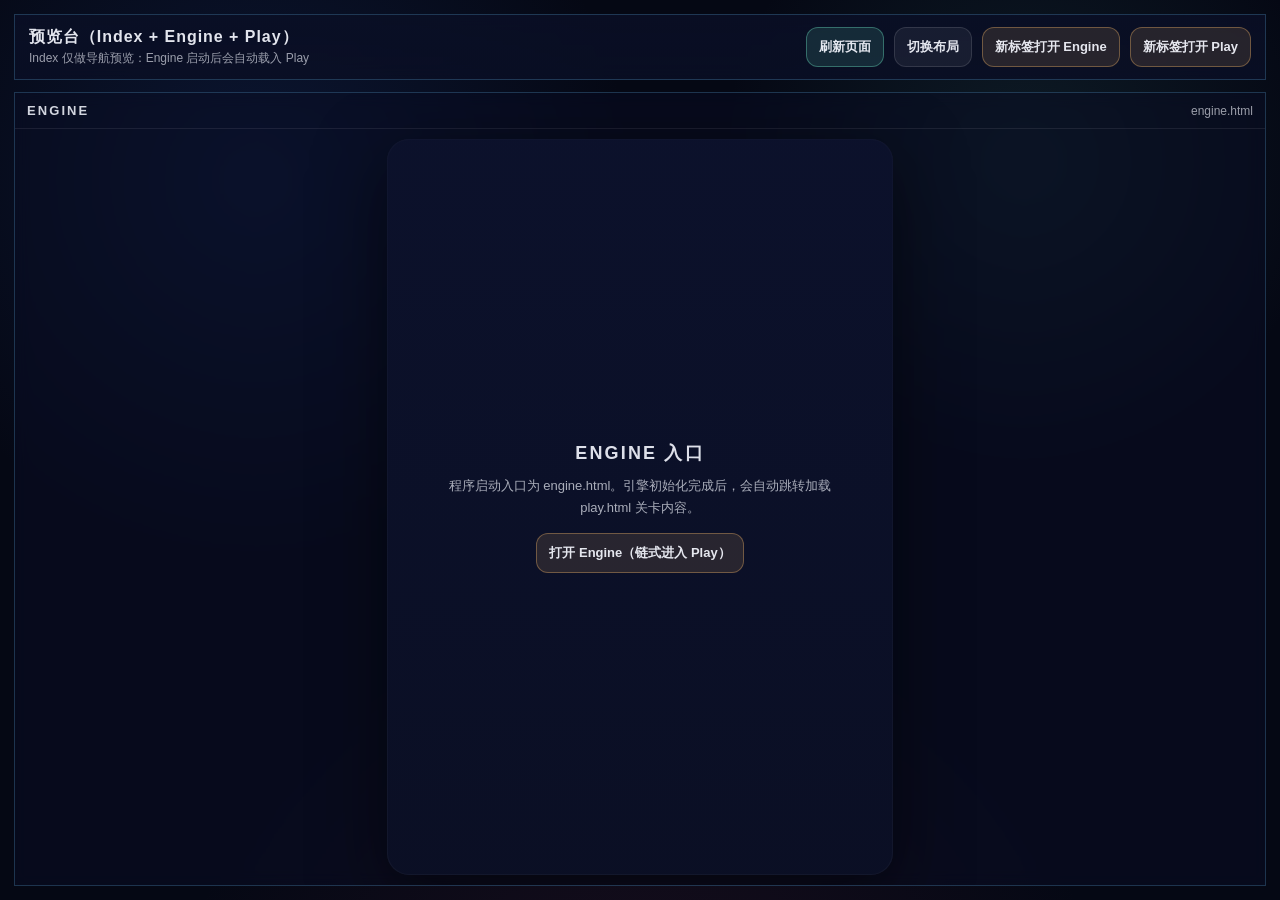
<file: index.html>
<!doctype html>
<html lang="zh-CN">
<head>
  <meta charset="UTF-8" />
  <meta name="viewport" content="width=device-width, initial-scale=1.0, viewport-fit=cover, user-scalable=no" />
  <title>预览台 - 瞬息全宇宙：逃离贝果</title>
  <style>
    :root {
      color-scheme: dark;
      --bg: #050814;
      --panel: rgba(10, 15, 37, 0.86);
      --line: rgba(111, 206, 255, 0.22);
      --text: rgba(245, 247, 255, 0.92);
      --muted: rgba(245, 247, 255, 0.62);
      --accent: #74f2ce;
      --accent-2: #ffbf69;
    }

    * {
      box-sizing: border-box;
    }

    html,
    body {
      margin: 0;
      width: 100%;
      height: 100%;
      background:
        radial-gradient(circle at 20% 20%, rgba(31, 66, 146, 0.24), transparent 30%),
        radial-gradient(circle at 80% 18%, rgba(52, 115, 119, 0.18), transparent 24%),
        radial-gradient(circle at 50% 120%, rgba(139, 48, 84, 0.14), transparent 38%),
        var(--bg);
      color: var(--text);
      font-family: "SF Pro Display", "PingFang SC", "Hiragino Sans GB", "Microsoft YaHei", sans-serif;
      overflow: hidden;
    }

    body {
      padding:
        env(safe-area-inset-top, 0)
        env(safe-area-inset-right, 0)
        env(safe-area-inset-bottom, 0)
        env(safe-area-inset-left, 0);
    }

    .shell {
      position: fixed;
      inset: 0;
      display: grid;
      grid-template-rows: auto 1fr;
      gap: 12px;
      padding: 14px;
    }

    .topbar {
      display: flex;
      align-items: center;
      justify-content: space-between;
      gap: 12px;
      padding: 12px 14px;
      border: 1px solid var(--line);
      background: linear-gradient(180deg, rgba(10, 15, 37, 0.92), var(--panel));
      backdrop-filter: blur(10px);
    }

    .brand {
      display: grid;
      gap: 2px;
      min-width: 0;
    }

    .brand__title {
      font-weight: 700;
      font-size: 16px;
      letter-spacing: 0.06em;
      white-space: nowrap;
      overflow: hidden;
      text-overflow: ellipsis;
    }

    .brand__hint {
      font-size: 12px;
      color: var(--muted);
      white-space: nowrap;
      overflow: hidden;
      text-overflow: ellipsis;
    }

    .actions {
      display: flex;
      align-items: center;
      gap: 10px;
      flex-wrap: wrap;
      justify-content: flex-end;
    }

    .btn {
      appearance: none;
      border: 1px solid rgba(255, 255, 255, 0.12);
      background: rgba(255, 255, 255, 0.06);
      color: var(--text);
      border-radius: 12px;
      padding: 10px 12px;
      font-size: 13px;
      font-weight: 600;
      cursor: pointer;
      transition: transform 0.12s ease, background 0.18s ease, border-color 0.18s ease;
      user-select: none;
      touch-action: manipulation;
    }

    .btn:active {
      transform: translateY(1px);
    }

    .btn--accent {
      border-color: rgba(116, 242, 206, 0.34);
      background: rgba(116, 242, 206, 0.12);
    }

    .btn--accent2 {
      border-color: rgba(255, 191, 105, 0.34);
      background: rgba(255, 191, 105, 0.12);
    }

    .grid {
      display: grid;
      gap: 12px;
      grid-template-columns: 1fr;
      min-height: 0;
    }

    .panel {
      border: 1px solid var(--line);
      background: rgba(10, 15, 37, 0.52);
      backdrop-filter: blur(8px);
      display: grid;
      grid-template-rows: auto 1fr;
      min-height: 0;
      overflow: hidden;
    }

    .panel__head {
      display: flex;
      align-items: center;
      justify-content: space-between;
      gap: 10px;
      padding: 10px 12px;
      border-bottom: 1px solid rgba(255, 255, 255, 0.08);
    }

    .panel__title {
      font-weight: 700;
      font-size: 13px;
      letter-spacing: 0.16em;
      text-transform: uppercase;
      color: rgba(245, 247, 255, 0.86);
    }

    .panel__meta {
      color: var(--muted);
      font-size: 12px;
      white-space: nowrap;
    }

    .stage {
      display: grid;
      place-items: center;
      padding: 10px;
      min-height: 0;
    }

    .frame-wrap {
      width: min(100%, calc(100vh * 0.5625));
      height: min(100%, calc(100vw / 0.5625));
      max-width: 720px;
      max-height: 1280px;
      border-radius: 22px;
      overflow: hidden;
      box-shadow:
        0 22px 70px rgba(0, 0, 0, 0.52),
        0 0 0 1px rgba(255, 255, 255, 0.06) inset;
      background: #0b0f24;
    }

    iframe {
      width: 100%;
      height: 100%;
      border: 0;
      display: block;
      background: #070a18;
    }

    .notice {
      margin-left: 10px;
      padding: 8px 10px;
      border: 1px solid rgba(255, 191, 105, 0.26);
      background: rgba(255, 191, 105, 0.1);
      color: rgba(255, 247, 223, 0.92);
      border-radius: 12px;
      font-size: 12px;
      display: none;
    }

    .notice--show {
      display: inline-flex;
      align-items: center;
    }

    @media (max-width: 980px) {
      .shell {
        padding: 12px;
      }

      .grid {
        grid-template-columns: 1fr;
      }

      .frame-wrap {
        max-width: 540px;
        max-height: 960px;
      }
    }
  </style>
</head>
<body>
  <div class="shell">
    <div class="topbar">
      <div class="brand">
        <div class="brand__title">预览台（Index + Engine + Play）</div>
        <div class="brand__hint" id="hint">Index 仅做导航预览：Engine 启动后会自动载入 Play</div>
      </div>
      <div class="actions">
        <button class="btn btn--accent" id="reload">刷新页面</button>
        <button class="btn" id="swap">切换布局</button>
        <button class="btn btn--accent2" id="open-engine">新标签打开 Engine</button>
        <button class="btn btn--accent2" id="open-play">新标签打开 Play</button>
        <span class="notice" id="notice">建议使用本地服务预览（file:// 模式可能有差异）</span>
      </div>
    </div>

    <div class="grid" id="grid">
      <section class="panel">
        <header class="panel__head">
          <div class="panel__title">Engine</div>
          <div class="panel__meta">engine.html</div>
        </header>
        <div class="stage">
          <div class="frame-wrap">
            <div style="width:100%;height:100%;display:grid;place-items:center;padding:22px;background:linear-gradient(180deg, rgba(12, 18, 46, 0.72), rgba(10, 15, 37, 0.42));">
              <div style="max-width:420px;text-align:center;">
                <div style="font-weight:800;font-size:18px;letter-spacing:0.12em;text-transform:uppercase;color:rgba(245,247,255,0.9);">Engine 入口</div>
                <div style="margin-top:10px;font-size:13px;line-height:1.7;color:rgba(245,247,255,0.68);">程序启动入口为 engine.html。引擎初始化完成后，会自动跳转加载 play.html 关卡内容。</div>
                <div style="margin-top:14px;display:inline-flex;gap:10px;flex-wrap:wrap;justify-content:center;">
                  <button class="btn btn--accent2" type="button" id="open-engine-inline">打开 Engine（链式进入 Play）</button>
                </div>
              </div>
            </div>
          </div>
        </div>
      </section>
    </div>
  </div>

  <script>
    (function () {
      var grid = document.getElementById("grid");
      var notice = document.getElementById("notice");

      function reloadAll() {
        window.location.reload();
      }

      document.getElementById("reload").addEventListener("click", reloadAll);

      document.getElementById("swap").addEventListener("click", function () {
        var computed = window.getComputedStyle(grid);
        var columns = computed.gridTemplateColumns.split(" ").filter(Boolean).length;
        if (columns >= 2) {
          grid.style.gridTemplateColumns = "1fr";
        } else {
          grid.style.gridTemplateColumns = "1fr 1fr";
        }
      });

      document.getElementById("open-engine").addEventListener("click", function () {
        window.open("./engine.html", "_blank", "noopener,noreferrer");
      });

      document.getElementById("open-play").addEventListener("click", function () {
        window.open("./play.html", "_blank", "noopener,noreferrer");
      });

      document.getElementById("open-engine-inline").addEventListener("click", function () {
        window.open("./engine.html", "_blank", "noopener,noreferrer");
      });

      if (location.protocol === "file:") {
        notice.classList.add("notice--show");
      }
    })();
  </script>
</body>
</html>
</file>
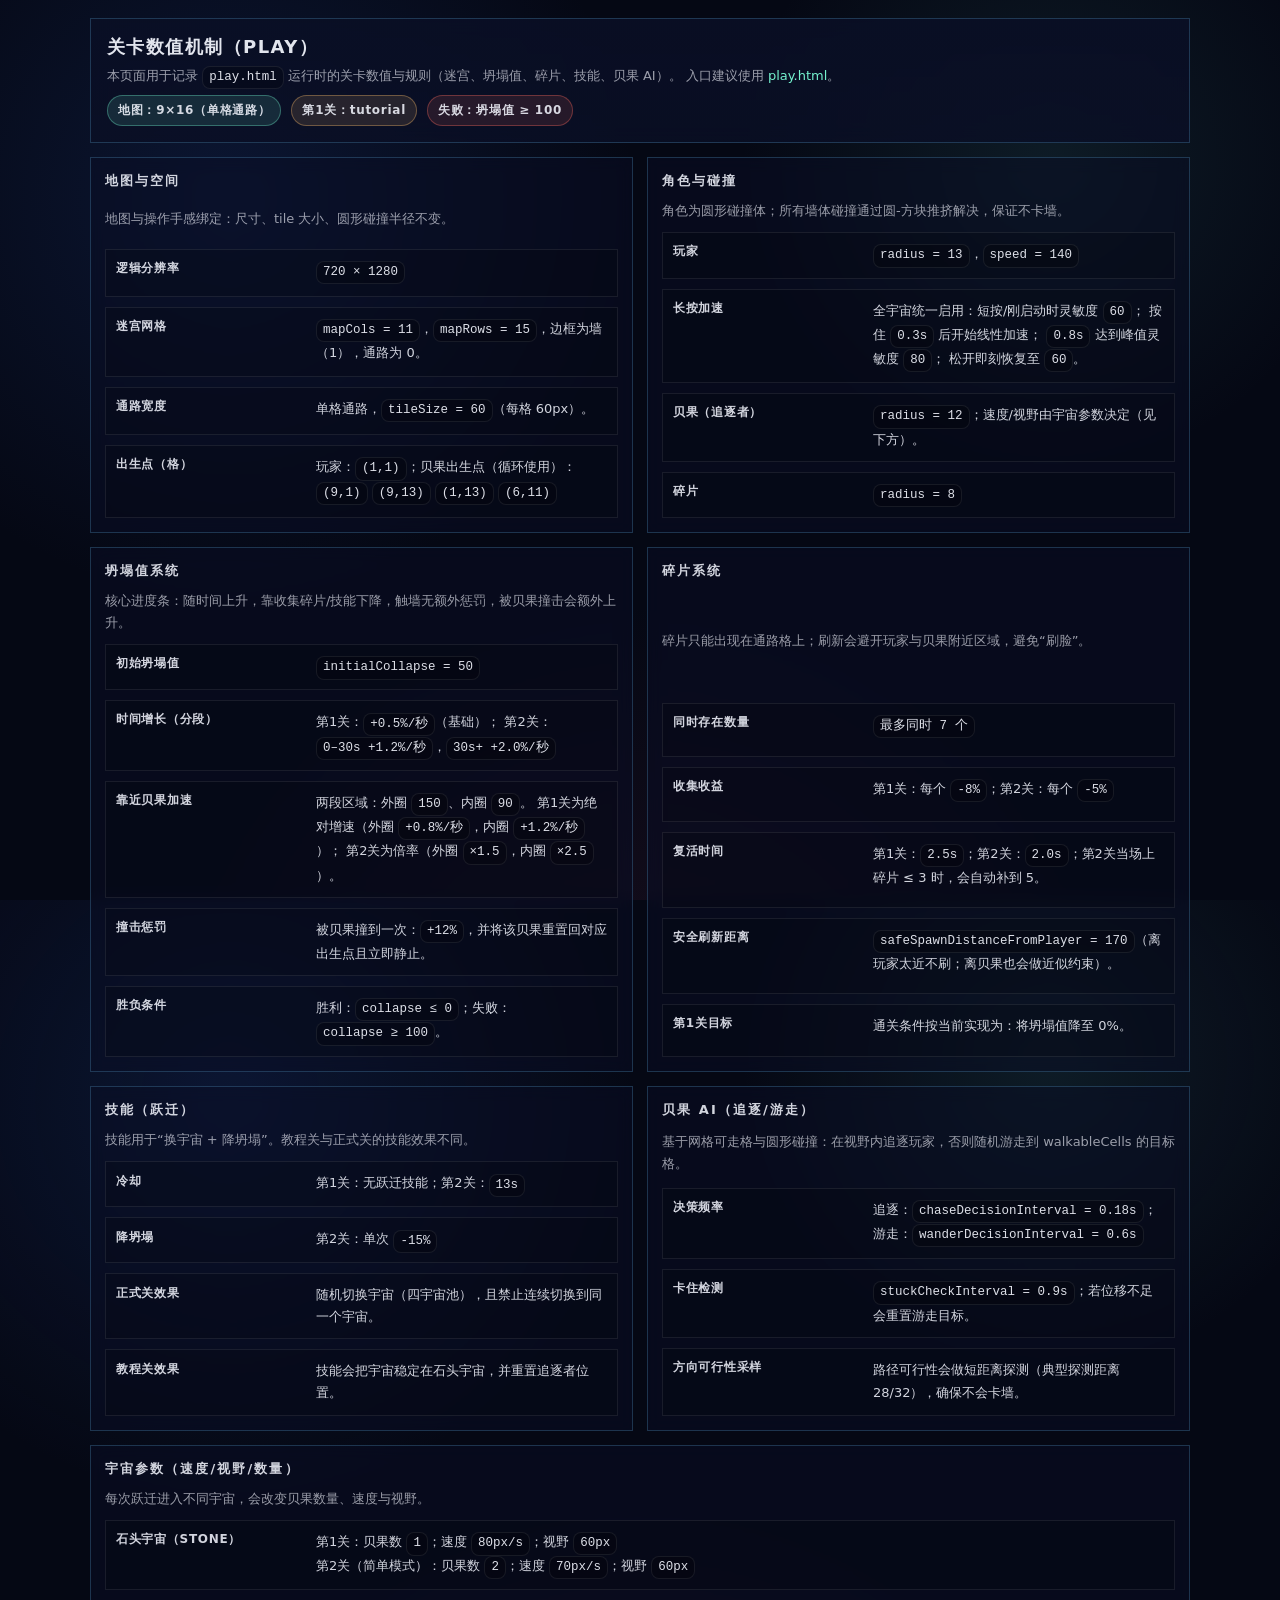
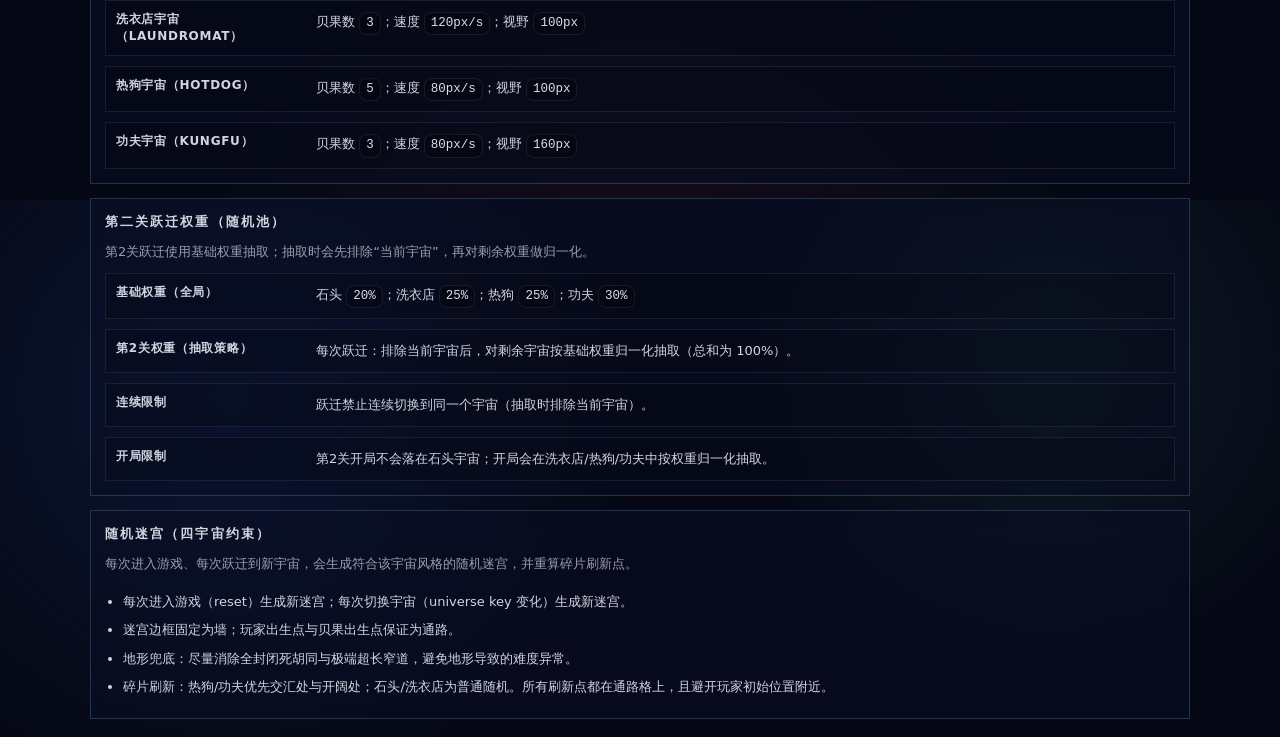
<file: number.html>
<!DOCTYPE html>
<html lang="zh-CN">
<head>
  <meta charset="UTF-8">
  <meta name="viewport" content="width=device-width, initial-scale=1.0, viewport-fit=cover">
  <title>关卡数值机制（Play）</title>
  <style>
    :root {
      color-scheme: dark;
      --bg: #050814;
      --panel: rgba(10, 15, 37, 0.86);
      --line: rgba(111, 206, 255, 0.22);
      --text: rgba(245, 247, 255, 0.92);
      --muted: rgba(245, 247, 255, 0.62);
      --accent: #74f2ce;
      --accent2: #ffbf69;
      --danger: #ff6b5e;
    }

    * {
      box-sizing: border-box;
    }

    html,
    body {
      margin: 0;
      width: 100%;
      height: 100%;
      background:
        radial-gradient(circle at 18% 22%, rgba(31, 66, 146, 0.24), transparent 32%),
        radial-gradient(circle at 82% 18%, rgba(52, 115, 119, 0.18), transparent 24%),
        radial-gradient(circle at 50% 120%, rgba(139, 48, 84, 0.14), transparent 38%),
        var(--bg);
      color: var(--text);
      font-family: "SF Pro Display", "PingFang SC", "Hiragino Sans GB", "Microsoft YaHei", system-ui, sans-serif;
    }

    a {
      color: var(--accent);
      text-decoration: none;
    }

    a:hover {
      text-decoration: underline;
    }

    .shell {
      min-height: 100%;
      padding:
        env(safe-area-inset-top, 0)
        env(safe-area-inset-right, 0)
        env(safe-area-inset-bottom, 0)
        env(safe-area-inset-left, 0);
      display: grid;
      place-items: start center;
      padding: 18px;
    }

    .page {
      width: min(1100px, 100%);
      display: grid;
      gap: 14px;
    }

    .hero {
      border: 1px solid var(--line);
      background: linear-gradient(180deg, rgba(10, 15, 37, 0.92), var(--panel));
      backdrop-filter: blur(10px);
      padding: 16px 16px;
      display: grid;
      gap: 6px;
    }

    .hero__title {
      margin: 0;
      font-size: 18px;
      letter-spacing: 0.08em;
      text-transform: uppercase;
      font-weight: 800;
    }

    .hero__sub {
      margin: 0;
      color: var(--muted);
      font-size: 13px;
      line-height: 1.7;
    }

    .grid {
      display: grid;
      gap: 14px;
      grid-template-columns: 1fr;
    }

    @media (min-width: 980px) {
      .grid {
        grid-template-columns: 1fr 1fr;
      }
    }

    .card {
      border: 1px solid var(--line);
      background: rgba(10, 15, 37, 0.52);
      backdrop-filter: blur(8px);
      padding: 14px 14px;
      display: grid;
      gap: 10px;
      min-height: 0;
    }

    .card__title {
      margin: 0;
      font-size: 13px;
      font-weight: 800;
      letter-spacing: 0.16em;
      text-transform: uppercase;
      color: rgba(245, 247, 255, 0.86);
    }

    .card__desc {
      margin: 0;
      color: var(--muted);
      font-size: 13px;
      line-height: 1.7;
    }

    .badge {
      display: inline-flex;
      align-items: center;
      gap: 8px;
      padding: 6px 10px;
      border-radius: 999px;
      border: 1px solid rgba(255, 255, 255, 0.12);
      background: rgba(255, 255, 255, 0.06);
      color: rgba(245, 247, 255, 0.86);
      font-size: 12px;
      font-weight: 700;
      letter-spacing: 0.06em;
    }

    .badge--accent {
      border-color: rgba(116, 242, 206, 0.34);
      background: rgba(116, 242, 206, 0.12);
    }

    .badge--accent2 {
      border-color: rgba(255, 191, 105, 0.34);
      background: rgba(255, 191, 105, 0.12);
    }

    .badge--danger {
      border-color: rgba(255, 107, 94, 0.34);
      background: rgba(255, 107, 94, 0.12);
    }

    .row {
      display: grid;
      gap: 10px;
    }

    .kv {
      display: grid;
      grid-template-columns: 190px 1fr;
      gap: 10px;
      padding: 10px 10px;
      border: 1px solid rgba(255, 255, 255, 0.08);
      background: rgba(0, 0, 0, 0.18);
    }

    .kv__k {
      color: rgba(245, 247, 255, 0.86);
      font-weight: 800;
      letter-spacing: 0.06em;
      font-size: 12px;
      text-transform: uppercase;
    }

    .kv__v {
      color: rgba(245, 247, 255, 0.86);
      font-size: 13px;
      line-height: 1.7;
    }

    .list {
      margin: 0;
      padding-left: 18px;
      color: rgba(245, 247, 255, 0.86);
      font-size: 13px;
      line-height: 1.7;
    }

    .list li {
      margin: 6px 0;
    }

    .mono {
      font-family: ui-monospace, SFMono-Regular, Menlo, Monaco, Consolas, "Liberation Mono", "Courier New", monospace;
      font-size: 12.5px;
      color: rgba(245, 247, 255, 0.9);
      background: rgba(0, 0, 0, 0.24);
      border: 1px solid rgba(255, 255, 255, 0.08);
      padding: 0 6px;
      border-radius: 8px;
      display: inline-block;
    }
  </style>
</head>
<body>
  <div class="shell">
    <div class="page">
      <header class="hero">
        <h1 class="hero__title">关卡数值机制（Play）</h1>
        <p class="hero__sub">
          本页面用于记录 <span class="mono">play.html</span> 运行时的关卡数值与规则（迷宫、坍塌值、碎片、技能、贝果 AI）。
          入口建议使用 <a href="./play.html">play.html</a>。
        </p>
        <div style="display:flex;gap:10px;flex-wrap:wrap;">
          <span class="badge badge--accent">地图：9×16（单格通路）</span>
          <span class="badge badge--accent2">第1关：tutorial</span>
          <span class="badge badge--danger">失败：坍塌值 ≥ 100</span>
        </div>
      </header>

      <section class="grid">
        <article class="card">
          <h2 class="card__title">地图与空间</h2>
          <p class="card__desc">地图与操作手感绑定：尺寸、tile 大小、圆形碰撞半径不变。</p>
          <div class="row">
            <div class="kv">
              <div class="kv__k">逻辑分辨率</div>
              <div class="kv__v"><span class="mono">720 × 1280</span></div>
            </div>
            <div class="kv">
              <div class="kv__k">迷宫网格</div>
              <div class="kv__v"><span class="mono">mapCols = 11</span>，<span class="mono">mapRows = 15</span>，边框为墙（1），通路为 0。</div>
            </div>
            <div class="kv">
              <div class="kv__k">通路宽度</div>
              <div class="kv__v">单格通路，<span class="mono">tileSize = 60</span>（每格 60px）。</div>
            </div>
            <div class="kv">
              <div class="kv__k">出生点（格）</div>
              <div class="kv__v">玩家：<span class="mono">(1,1)</span>；贝果出生点（循环使用）：<span class="mono">(9,1)</span> <span class="mono">(9,13)</span> <span class="mono">(1,13)</span> <span class="mono">(6,11)</span></div>
            </div>
          </div>
        </article>

        <article class="card">
          <h2 class="card__title">角色与碰撞</h2>
          <p class="card__desc">角色为圆形碰撞体；所有墙体碰撞通过圆-方块推挤解决，保证不卡墙。</p>
          <div class="row">
            <div class="kv">
              <div class="kv__k">玩家</div>
              <div class="kv__v"><span class="mono">radius = 13</span>，<span class="mono">speed = 140</span></div>
            </div>
            <div class="kv">
              <div class="kv__k">长按加速</div>
              <div class="kv__v">
                全宇宙统一启用：短按/刚启动时灵敏度 <span class="mono">60</span>；
                按住 <span class="mono">0.3s</span> 后开始线性加速；
                <span class="mono">0.8s</span> 达到峰值灵敏度 <span class="mono">80</span>；
                松开即刻恢复至 <span class="mono">60</span>。
              </div>
            </div>
            <div class="kv">
              <div class="kv__k">贝果（追逐者）</div>
              <div class="kv__v"><span class="mono">radius = 12</span>；速度/视野由宇宙参数决定（见下方）。</div>
            </div>
            <div class="kv">
              <div class="kv__k">碎片</div>
              <div class="kv__v"><span class="mono">radius = 8</span></div>
            </div>
          </div>
        </article>

        <article class="card">
          <h2 class="card__title">坍塌值系统</h2>
          <p class="card__desc">核心进度条：随时间上升，靠收集碎片/技能下降，触墙无额外惩罚，被贝果撞击会额外上升。</p>
          <div class="row">
            <div class="kv">
              <div class="kv__k">初始坍塌值</div>
              <div class="kv__v"><span class="mono">initialCollapse = 50</span></div>
            </div>
            <div class="kv">
              <div class="kv__k">时间增长（分段）</div>
              <div class="kv__v">
                第1关：<span class="mono">+0.5%/秒</span>（基础）；
                第2关：<span class="mono">0–30s +1.2%/秒</span>，<span class="mono">30s+ +2.0%/秒</span>
              </div>
            </div>
            <div class="kv">
              <div class="kv__k">靠近贝果加速</div>
              <div class="kv__v">
                两段区域：外圈 <span class="mono">150</span>、内圈 <span class="mono">90</span>。
                第1关为绝对增速（外圈 <span class="mono">+0.8%/秒</span>，内圈 <span class="mono">+1.2%/秒</span>）；
                第2关为倍率（外圈 <span class="mono">×1.5</span>，内圈 <span class="mono">×2.5</span>）。
              </div>
            </div>
            <div class="kv">
              <div class="kv__k">撞击惩罚</div>
              <div class="kv__v">被贝果撞到一次：<span class="mono">+12%</span>，并将该贝果重置回对应出生点且立即静止。</div>
            </div>
            <div class="kv">
              <div class="kv__k">胜负条件</div>
              <div class="kv__v">胜利：<span class="mono">collapse ≤ 0</span>；失败：<span class="mono">collapse ≥ 100</span>。</div>
            </div>
          </div>
        </article>

        <article class="card">
          <h2 class="card__title">碎片系统</h2>
          <p class="card__desc">碎片只能出现在通路格上；刷新会避开玩家与贝果附近区域，避免“刷脸”。</p>
          <div class="row">
            <div class="kv">
              <div class="kv__k">同时存在数量</div>
              <div class="kv__v"><span class="mono">最多同时 7 个</span></div>
            </div>
            <div class="kv">
              <div class="kv__k">收集收益</div>
              <div class="kv__v">第1关：每个 <span class="mono">-8%</span>；第2关：每个 <span class="mono">-5%</span></div>
            </div>
            <div class="kv">
              <div class="kv__k">复活时间</div>
              <div class="kv__v">第1关：<span class="mono">2.5s</span>；第2关：<span class="mono">2.0s</span>；第2关当场上碎片 ≤ 3 时，会自动补到 5。</div>
            </div>
            <div class="kv">
              <div class="kv__k">安全刷新距离</div>
              <div class="kv__v"><span class="mono">safeSpawnDistanceFromPlayer = 170</span>（离玩家太近不刷；离贝果也会做近似约束）。</div>
            </div>
            <div class="kv">
              <div class="kv__k">第1关目标</div>
              <div class="kv__v">通关条件按当前实现为：将坍塌值降至 0%。</div>
            </div>
          </div>
        </article>

        <article class="card">
          <h2 class="card__title">技能（跃迁）</h2>
          <p class="card__desc">技能用于“换宇宙 + 降坍塌”。教程关与正式关的技能效果不同。</p>
          <div class="row">
            <div class="kv">
              <div class="kv__k">冷却</div>
              <div class="kv__v">第1关：无跃迁技能；第2关：<span class="mono">13s</span></div>
            </div>
            <div class="kv">
              <div class="kv__k">降坍塌</div>
              <div class="kv__v">第2关：单次 <span class="mono">-15%</span></div>
            </div>
            <div class="kv">
              <div class="kv__k">正式关效果</div>
              <div class="kv__v">随机切换宇宙（四宇宙池），且禁止连续切换到同一个宇宙。</div>
            </div>
            <div class="kv">
              <div class="kv__k">教程关效果</div>
              <div class="kv__v">技能会把宇宙稳定在石头宇宙，并重置追逐者位置。</div>
            </div>
          </div>
        </article>

        <article class="card">
          <h2 class="card__title">贝果 AI（追逐/游走）</h2>
          <p class="card__desc">基于网格可走格与圆形碰撞：在视野内追逐玩家，否则随机游走到 walkableCells 的目标格。</p>
          <div class="row">
            <div class="kv">
              <div class="kv__k">决策频率</div>
              <div class="kv__v">追逐：<span class="mono">chaseDecisionInterval = 0.18s</span>；游走：<span class="mono">wanderDecisionInterval = 0.6s</span></div>
            </div>
            <div class="kv">
              <div class="kv__k">卡住检测</div>
              <div class="kv__v"><span class="mono">stuckCheckInterval = 0.9s</span>；若位移不足会重置游走目标。</div>
            </div>
            <div class="kv">
              <div class="kv__k">方向可行性采样</div>
              <div class="kv__v">路径可行性会做短距离探测（典型探测距离 28/32），确保不会卡墙。</div>
            </div>
          </div>
        </article>
      </section>

      <section class="card">
        <h2 class="card__title">宇宙参数（速度/视野/数量）</h2>
        <p class="card__desc">每次跃迁进入不同宇宙，会改变贝果数量、速度与视野。</p>
        <div class="row">
          <div class="kv">
            <div class="kv__k">石头宇宙（stone）</div>
            <div class="kv__v">
              第1关：贝果数 <span class="mono">1</span>；速度 <span class="mono">80px/s</span>；视野 <span class="mono">60px</span>
              <br>
              第2关（简单模式）：贝果数 <span class="mono">2</span>；速度 <span class="mono">70px/s</span>；视野 <span class="mono">60px</span>
            </div>
          </div>
          <div class="kv">
            <div class="kv__k">洗衣店宇宙（laundromat）</div>
            <div class="kv__v">贝果数 <span class="mono">3</span>；速度 <span class="mono">120px/s</span>；视野 <span class="mono">100px</span></div>
          </div>
          <div class="kv">
            <div class="kv__k">热狗宇宙（hotdog）</div>
            <div class="kv__v">贝果数 <span class="mono">5</span>；速度 <span class="mono">80px/s</span>；视野 <span class="mono">100px</span></div>
          </div>
          <div class="kv">
            <div class="kv__k">功夫宇宙（kungfu）</div>
            <div class="kv__v">贝果数 <span class="mono">3</span>；速度 <span class="mono">80px/s</span>；视野 <span class="mono">160px</span></div>
          </div>
        </div>
      </section>

      <section class="card">
        <h2 class="card__title">第二关跃迁权重（随机池）</h2>
        <p class="card__desc">第2关跃迁使用基础权重抽取；抽取时会先排除“当前宇宙”，再对剩余权重做归一化。</p>
        <div class="row">
          <div class="kv">
            <div class="kv__k">基础权重（全局）</div>
            <div class="kv__v">石头 <span class="mono">20%</span>；洗衣店 <span class="mono">25%</span>；热狗 <span class="mono">25%</span>；功夫 <span class="mono">30%</span></div>
          </div>
          <div class="kv">
            <div class="kv__k">第2关权重（抽取策略）</div>
            <div class="kv__v">每次跃迁：排除当前宇宙后，对剩余宇宙按基础权重归一化抽取（总和为 100%）。</div>
          </div>
          <div class="kv">
            <div class="kv__k">连续限制</div>
            <div class="kv__v">跃迁禁止连续切换到同一个宇宙（抽取时排除当前宇宙）。</div>
          </div>
          <div class="kv">
            <div class="kv__k">开局限制</div>
            <div class="kv__v">第2关开局不会落在石头宇宙；开局会在洗衣店/热狗/功夫中按权重归一化抽取。</div>
          </div>
        </div>
      </section>

      <section class="card">
        <h2 class="card__title">随机迷宫（四宇宙约束）</h2>
        <p class="card__desc">每次进入游戏、每次跃迁到新宇宙，会生成符合该宇宙风格的随机迷宫，并重算碎片刷新点。</p>
        <ul class="list">
          <li>每次进入游戏（reset）生成新迷宫；每次切换宇宙（universe key 变化）生成新迷宫。</li>
          <li>迷宫边框固定为墙；玩家出生点与贝果出生点保证为通路。</li>
          <li>地形兜底：尽量消除全封闭死胡同与极端超长窄道，避免地形导致的难度异常。</li>
          <li>碎片刷新：热狗/功夫优先交汇处与开阔处；石头/洗衣店为普通随机。所有刷新点都在通路格上，且避开玩家初始位置附近。</li>
        </ul>
      </section>
    </div>
  </div>
</body>
</html>
</file>
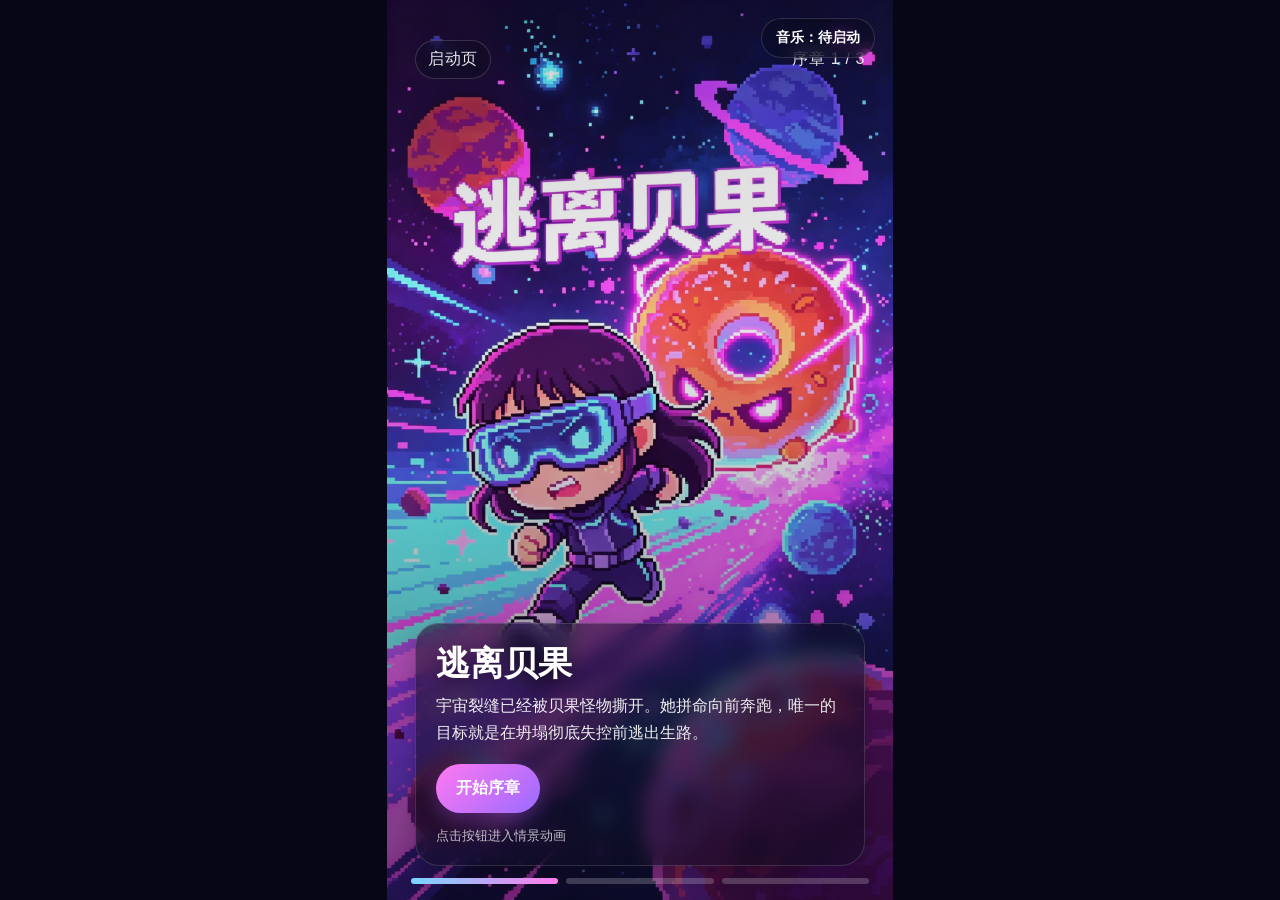
<file: opening.html>
<!DOCTYPE html>
<html lang="zh-CN">
<head>
  <meta charset="UTF-8">
  <meta name="viewport" content="width=device-width, initial-scale=1.0, viewport-fit=cover, user-scalable=no">
  <meta name="format-detection" content="telephone=no">
  <title>逃离贝果 - 开场序章</title>
  <style>
    * {
      box-sizing: border-box;
      -webkit-tap-highlight-color: transparent;
      user-select: none;
    }

    html,
    body {
      margin: 0;
      width: 100%;
      height: 100%;
      overflow: hidden;
      background: #060616;
      color: #ffffff;
      font-family: Arial, Helvetica, sans-serif;
    }

    body {
      display: flex;
      align-items: center;
      justify-content: center;
    }

    .app {
      position: relative;
      width: min(100vw, calc(100vh * 0.5625));
      height: min(100vh, calc(100vw / 0.5625));
      max-width: 720px;
      max-height: 1280px;
      overflow: hidden;
      background: #090913;
    }

    .screen {
      position: absolute;
      inset: 0;
      opacity: 0;
      pointer-events: none;
      transition: opacity 320ms ease;
    }

    .screen.active {
      opacity: 1;
      pointer-events: auto;
    }

    .art {
      position: absolute;
      inset: 0;
      background-position: center center;
      background-repeat: no-repeat;
      background-size: cover;
      transform: scale(1.02);
      filter: saturate(1.06);
    }

    .overlay {
      position: absolute;
      inset: 0;
      background:
        linear-gradient(180deg, rgba(6, 6, 20, 0.18) 0%, rgba(6, 6, 20, 0.08) 35%, rgba(6, 6, 20, 0.55) 100%);
    }

    .content {
      position: absolute;
      inset: 0;
      display: flex;
      flex-direction: column;
      justify-content: space-between;
      padding: 40px 28px 34px;
    }

    .top-copy {
      display: flex;
      justify-content: space-between;
      align-items: center;
      color: rgba(255, 255, 255, 0.9);
      font-size: 16px;
      letter-spacing: 0.04em;
    }

    .badge {
      padding: 8px 12px;
      border-radius: 999px;
      background: rgba(10, 12, 28, 0.36);
      border: 1px solid rgba(255, 255, 255, 0.16);
      backdrop-filter: blur(8px);
    }

    .bottom-panel {
      padding: 20px;
      border-radius: 24px;
      background: rgba(10, 12, 28, 0.5);
      border: 1px solid rgba(255, 255, 255, 0.14);
      backdrop-filter: blur(10px);
      box-shadow: 0 10px 24px rgba(0, 0, 0, 0.24);
    }

    .title {
      margin: 0 0 10px;
      font-size: 34px;
      line-height: 1.15;
      font-weight: 700;
      text-shadow: 0 4px 16px rgba(0, 0, 0, 0.4);
    }

    .desc {
      margin: 0;
      font-size: 16px;
      line-height: 1.65;
      color: rgba(255, 255, 255, 0.92);
    }

    .actions {
      display: flex;
      gap: 12px;
      margin-top: 18px;
    }

    button {
      appearance: none;
      border: 0;
      border-radius: 999px;
      padding: 14px 20px;
      font-size: 16px;
      font-weight: 700;
      cursor: pointer;
    }

    .primary {
      background: linear-gradient(135deg, #ff79f2, #9a6bff);
      color: #ffffff;
      box-shadow: 0 8px 20px rgba(182, 92, 255, 0.3);
    }

    .ghost {
      background: rgba(255, 255, 255, 0.1);
      color: #ffffff;
      border: 1px solid rgba(255, 255, 255, 0.16);
    }

    .progress {
      position: absolute;
      left: 24px;
      right: 24px;
      bottom: 16px;
      display: flex;
      gap: 8px;
    }

    .progress-dot {
      flex: 1;
      height: 6px;
      border-radius: 999px;
      background: rgba(255, 255, 255, 0.2);
      overflow: hidden;
    }

    .progress-dot::after {
      content: "";
      display: block;
      width: 0;
      height: 100%;
      background: linear-gradient(90deg, #77d6ff, #ff7ceb);
      transition: width 280ms ease;
    }

    .progress-dot.active::after {
      width: 100%;
    }

    .tap-hint {
      margin-top: 14px;
      font-size: 13px;
      color: rgba(255, 255, 255, 0.72);
    }

    .audio-toggle {
      position: absolute;
      top: 18px;
      right: 18px;
      z-index: 5;
      padding: 10px 14px;
      font-size: 14px;
      background: rgba(8, 10, 25, 0.42);
      border: 1px solid rgba(255, 255, 255, 0.14);
      backdrop-filter: blur(8px);
    }
  </style>
</head>
<body>
  <div class="app" id="app">
    <button class="audio-toggle ghost" id="audio-toggle">音乐：待启动</button>
    <section class="screen active" data-index="0">
      <div class="art" style="background-image:url('assets/opening/开场启动页.jpg');"></div>
      <div class="overlay"></div>
      <div class="content">
        <div class="top-copy">
          <span class="badge">启动页</span>
          <span>序章 1 / 3</span>
        </div>
        <div class="bottom-panel">
          <h1 class="title">逃离贝果</h1>
          <p class="desc">宇宙裂缝已经被贝果怪物撕开。她拼命向前奔跑，唯一的目标就是在坍塌彻底失控前逃出生路。</p>
          <div class="actions">
            <button class="primary" data-next="1">开始序章</button>
          </div>
          <div class="tap-hint">点击按钮进入情景动画</div>
        </div>
      </div>
    </section>

    <section class="screen" data-index="1">
      <div class="art" style="background-image:url('assets/opening/情景动画1.jpg');"></div>
      <div class="overlay"></div>
      <div class="content">
        <div class="top-copy">
          <span class="badge">情景动画</span>
          <span>序章 2 / 3</span>
        </div>
        <div class="bottom-panel">
          <h1 class="title">贝果降临</h1>
          <p class="desc">它悬在星海中俯视一切。吞噬、扭曲、追逐，所有宇宙都被卷进同一场疯狂之中。</p>
          <div class="actions">
            <button class="ghost" data-prev="0">返回上一页</button>
            <button class="primary" data-next="2">下一幕</button>
          </div>
          <div class="tap-hint">点击图片空白处也可进入下一幕</div>
        </div>
      </div>
    </section>

    <section class="screen" data-index="2">
      <div class="art" style="background-image:url('assets/opening/情景动画2.jpg');"></div>
      <div class="overlay"></div>
      <div class="content">
        <div class="top-copy">
          <span class="badge">情景动画</span>
          <span>序章 3 / 3</span>
        </div>
        <div class="bottom-panel">
          <h1 class="title">追逐开始</h1>
          <p class="desc">你已经没有退路。穿过星尘与涡流，继续向前，直到真正的游戏开始。</p>
          <div class="actions">
            <button class="ghost" data-prev="1">返回上一幕</button>
            <button class="primary" data-next="0">重新播放</button>
          </div>
          <div class="tap-hint">后续可在这里接入正式游戏入口</div>
        </div>
      </div>
    </section>

    <div class="progress">
      <div class="progress-dot active"></div>
      <div class="progress-dot"></div>
      <div class="progress-dot"></div>
    </div>
  </div>

  <script src="assets/audio/escape_bagel_theme.js"></script>
  <script>
    (function () {
      'use strict';

      try {
        var app = document.getElementById('app');
        var audioToggle = document.getElementById('audio-toggle');
        var screens = Array.prototype.slice.call(document.querySelectorAll('.screen'));
        var dots = Array.prototype.slice.call(document.querySelectorAll('.progress-dot'));
        var player = window.ULEAP_Audio && window.ULEAP_Audio.createEscapeBagelThemePlayer
          ? window.ULEAP_Audio.createEscapeBagelThemePlayer()
          : null;
        var activeIndex = 0;
        var audioStarted = false;
        var audioEnabled = false;

        function setActive(index) {
          var i;
          activeIndex = index;
          for (i = 0; i < screens.length; i += 1) {
            screens[i].classList.toggle('active', i === index);
            dots[i].classList.toggle('active', i === index);
          }
        }

        function updateAudioLabel() {
          if (!audioToggle) {
            return;
          }
          if (!player) {
            audioToggle.textContent = '音乐：不可用';
            return;
          }
          if (!audioStarted) {
            audioToggle.textContent = '音乐：待启动';
            return;
          }
          audioToggle.textContent = audioEnabled ? '音乐：播放中' : '音乐：已静音';
        }

        function ensureMusicStarted() {
          if (!player || audioStarted) {
            return;
          }
          audioStarted = true;
          audioEnabled = true;
          player.start().then(function () {
            updateAudioLabel();
          }).catch(function (error) {
            console.error(error);
            audioEnabled = false;
            updateAudioLabel();
          });
        }

        app.addEventListener('click', function (event) {
          var next = event.target.getAttribute('data-next');
          var prev = event.target.getAttribute('data-prev');
          if (event.target === audioToggle) {
            return;
          }
          ensureMusicStarted();
          if (next !== null) {
            setActive(parseInt(next, 10));
            return;
          }
          if (prev !== null) {
            setActive(parseInt(prev, 10));
            return;
          }
          if (event.target.classList.contains('art') && activeIndex < screens.length - 1) {
            setActive(activeIndex + 1);
          }
        });

        if (audioToggle) {
          audioToggle.addEventListener('click', function () {
            if (!player) {
              updateAudioLabel();
              return;
            }
            if (!audioStarted) {
              ensureMusicStarted();
              return;
            }
            if (audioEnabled) {
              player.stop();
              audioEnabled = false;
            } else {
              player.start().then(function () {
                audioEnabled = true;
                updateAudioLabel();
              }).catch(function (error) {
                console.error(error);
              });
            }
            updateAudioLabel();
          });
        }

        updateAudioLabel();
      } catch (error) {
        console.error(error);
      }
    })();
  </script>
</body>
</html>
</file>
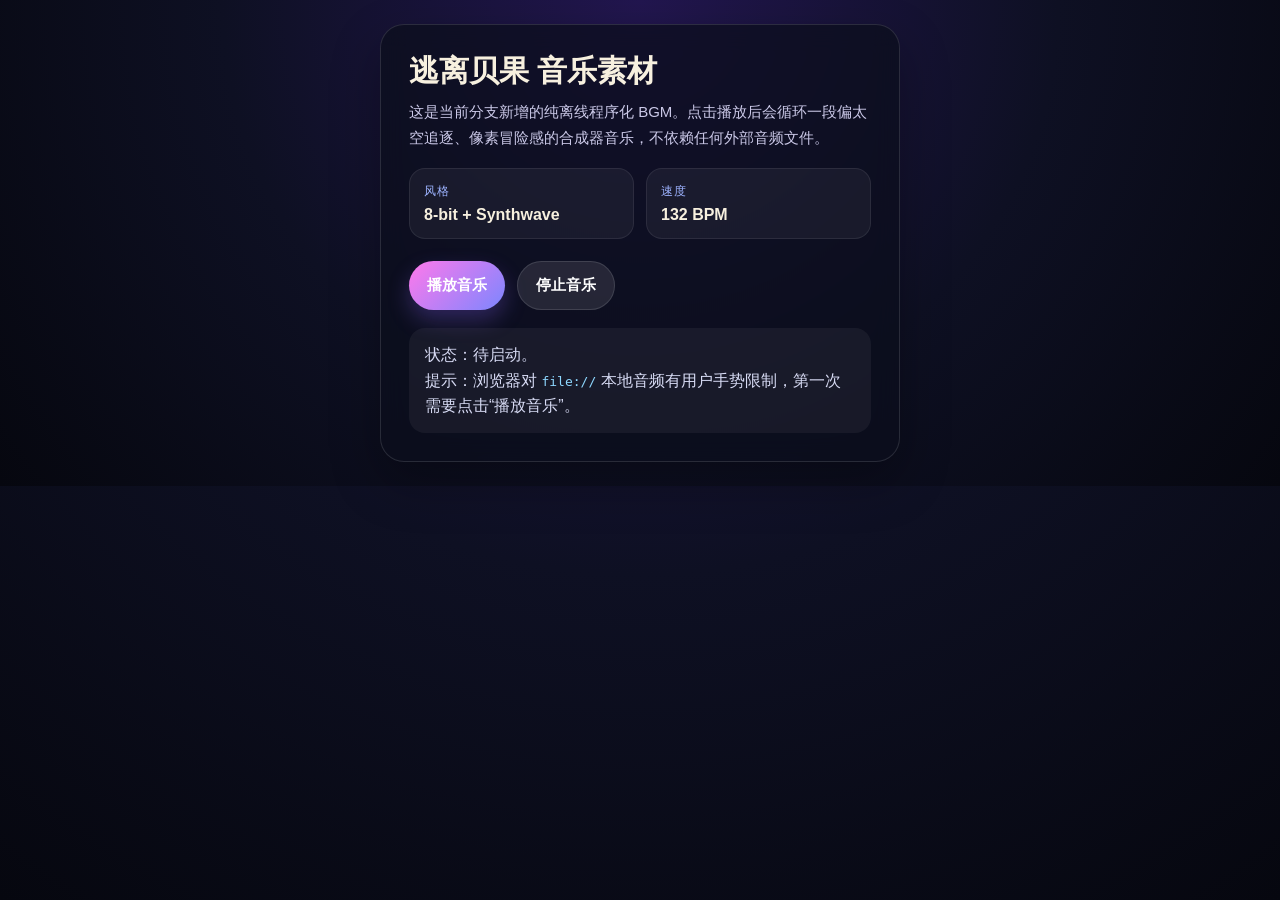
<file: assets/audio/preview.html>
<!DOCTYPE html>
<html lang="zh-CN">
<head>
  <meta charset="UTF-8">
  <meta name="viewport" content="width=device-width, initial-scale=1.0, viewport-fit=cover">
  <meta name="format-detection" content="telephone=no">
  <title>逃离贝果 - 音乐素材预览</title>
  <style>
    * {
      box-sizing: border-box;
    }

    html,
    body {
      margin: 0;
      min-height: 100%;
      background: radial-gradient(circle at top, #22164f 0%, #0e1023 52%, #06070f 100%);
      color: #f7f0df;
      font-family: Arial, Helvetica, sans-serif;
    }

    body {
      display: flex;
      align-items: center;
      justify-content: center;
      padding: 24px;
    }

    .panel {
      width: min(92vw, 520px);
      padding: 28px;
      border-radius: 24px;
      background: rgba(12, 14, 28, 0.72);
      border: 1px solid rgba(255, 255, 255, 0.12);
      box-shadow: 0 20px 50px rgba(0, 0, 0, 0.3);
      backdrop-filter: blur(12px);
    }

    h1 {
      margin: 0 0 10px;
      font-size: 30px;
      line-height: 1.2;
    }

    .sub {
      margin: 0 0 18px;
      color: #cbc9e8;
      line-height: 1.7;
      font-size: 15px;
    }

    .meta {
      display: grid;
      grid-template-columns: repeat(2, minmax(0, 1fr));
      gap: 12px;
      margin-bottom: 22px;
    }

    .meta-card {
      padding: 14px;
      border-radius: 16px;
      background: rgba(255, 255, 255, 0.05);
      border: 1px solid rgba(255, 255, 255, 0.08);
    }

    .meta-label {
      display: block;
      margin-bottom: 6px;
      font-size: 12px;
      color: #9db3ff;
      text-transform: uppercase;
      letter-spacing: 0.08em;
    }

    .meta-value {
      font-size: 16px;
      font-weight: 700;
    }

    .actions {
      display: flex;
      gap: 12px;
      flex-wrap: wrap;
      margin-bottom: 18px;
    }

    button {
      appearance: none;
      border: 0;
      border-radius: 999px;
      padding: 14px 18px;
      font-size: 15px;
      font-weight: 700;
      cursor: pointer;
    }

    .primary {
      color: #fff;
      background: linear-gradient(135deg, #ff79eb, #7c86ff);
      box-shadow: 0 10px 22px rgba(140, 102, 255, 0.28);
    }

    .secondary {
      color: #fff;
      background: rgba(255, 255, 255, 0.1);
      border: 1px solid rgba(255, 255, 255, 0.12);
    }

    .status {
      padding: 14px 16px;
      border-radius: 16px;
      background: rgba(255, 255, 255, 0.05);
      color: #d7dbf4;
      line-height: 1.6;
      min-height: 76px;
    }

    code {
      color: #8ed8ff;
    }
  </style>
</head>
<body>
  <div class="panel">
    <h1>逃离贝果 音乐素材</h1>
    <p class="sub">这是当前分支新增的纯离线程序化 BGM。点击播放后会循环一段偏太空追逐、像素冒险感的合成器音乐，不依赖任何外部音频文件。</p>

    <div class="meta">
      <div class="meta-card">
        <span class="meta-label">风格</span>
        <span class="meta-value">8-bit + Synthwave</span>
      </div>
      <div class="meta-card">
        <span class="meta-label">速度</span>
        <span class="meta-value">132 BPM</span>
      </div>
    </div>

    <div class="actions">
      <button class="primary" id="play-btn">播放音乐</button>
      <button class="secondary" id="stop-btn">停止音乐</button>
    </div>

    <div class="status" id="status">
      状态：待启动。<br>
      提示：浏览器对 <code>file://</code> 本地音频有用户手势限制，第一次需要点击“播放音乐”。
    </div>
  </div>

  <script src="escape_bagel_theme.js"></script>
  <script>
    (function () {
      'use strict';

      try {
        var player = window.ULEAP_Audio.createEscapeBagelThemePlayer();
        var playBtn = document.getElementById('play-btn');
        var stopBtn = document.getElementById('stop-btn');
        var status = document.getElementById('status');

        playBtn.addEventListener('click', function () {
          player.start().then(function () {
            status.innerHTML = '状态：播放中。<br>循环：16 步追逐主题已经启动，可保持后台循环试听。';
          }).catch(function (error) {
            console.error(error);
            status.innerHTML = '状态：启动失败。<br>请重新点击播放，或更换支持 Web Audio 的浏览器试试。';
          });
        });

        stopBtn.addEventListener('click', function () {
          player.stop();
          status.innerHTML = '状态：已停止。<br>你可以再次点击“播放音乐”重新开始循环。';
        });
      } catch (error) {
        console.error(error);
      }
    })();
  </script>
</body>
</html>
</file>
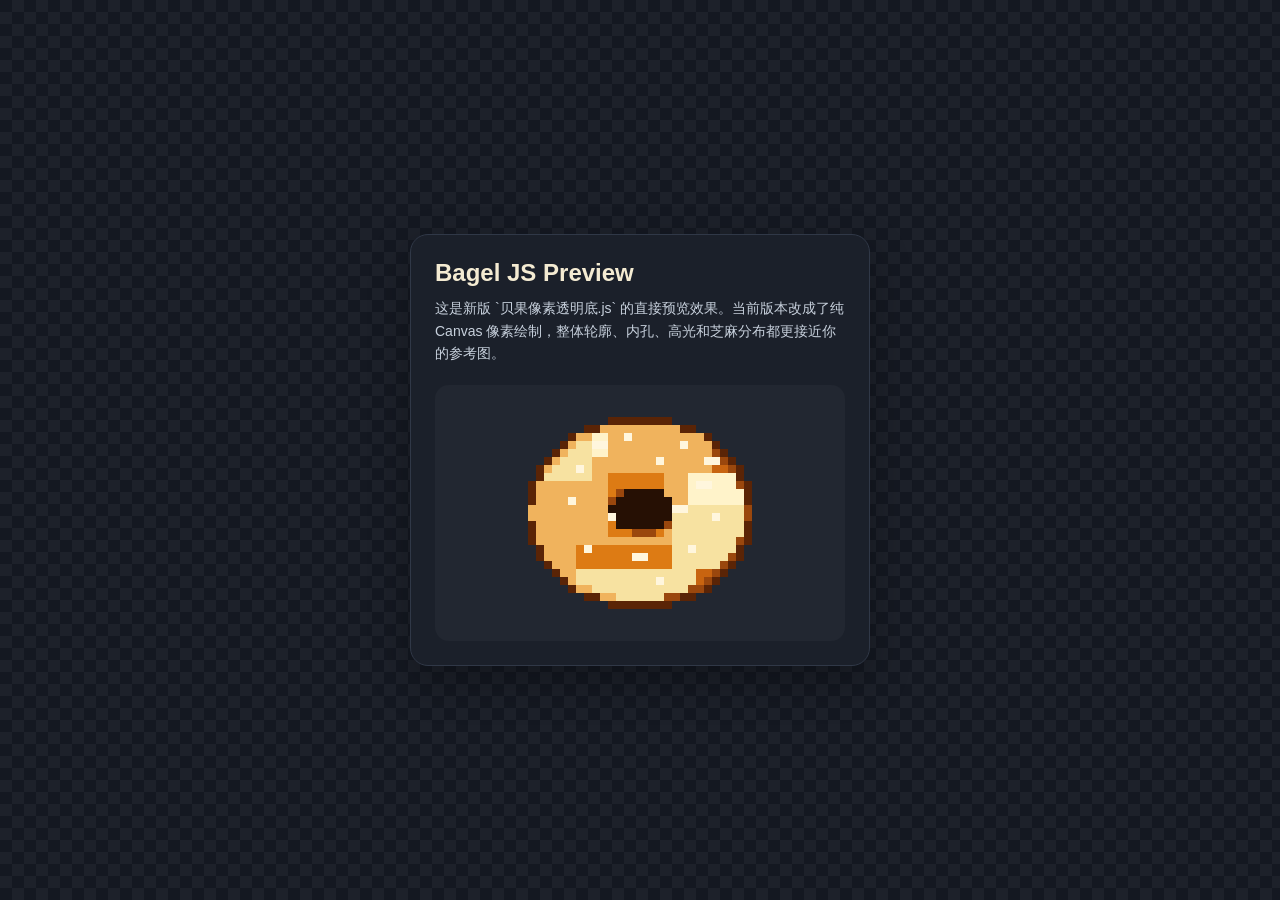
<file: assets/art/components/bagel-css-preview.html>
<!DOCTYPE html>
<html lang="zh-CN">
<head>
  <meta charset="UTF-8">
  <meta name="viewport" content="width=device-width, initial-scale=1.0">
  <title>Bagel JS Preview</title>
  <style>
    * {
      box-sizing: border-box;
    }

    body {
      margin: 0;
      min-height: 100vh;
      display: flex;
      align-items: center;
      justify-content: center;
      background:
        linear-gradient(45deg, rgba(255,255,255,0.04) 25%, transparent 25%),
        linear-gradient(-45deg, rgba(255,255,255,0.04) 25%, transparent 25%),
        linear-gradient(45deg, transparent 75%, rgba(255,255,255,0.04) 75%),
        linear-gradient(-45deg, transparent 75%, rgba(255,255,255,0.04) 75%),
        #141821;
      background-size: 24px 24px;
      background-position: 0 0, 0 12px, 12px -12px, -12px 0;
      color: #f4ebd2;
      font-family: Arial, Helvetica, sans-serif;
      padding: 24px;
    }

    .card {
      width: min(92vw, 460px);
      padding: 24px;
      border-radius: 18px;
      background: #1b202a;
      border: 1px solid #303847;
      box-shadow: 0 16px 40px rgba(0, 0, 0, 0.28);
    }

    h1 {
      margin: 0 0 10px;
      font-size: 24px;
    }

    p {
      margin: 0 0 20px;
      color: #c7d0dc;
      line-height: 1.6;
      font-size: 14px;
    }

    .stage {
      min-height: 220px;
      display: flex;
      align-items: center;
      justify-content: center;
      border-radius: 14px;
      background: rgba(255, 255, 255, 0.03);
      overflow: hidden;
    }

    canvas {
      width: 256px;
      height: 256px;
      image-rendering: pixelated;
      image-rendering: crisp-edges;
    }
  </style>
</head>
<body>
  <div class="card">
    <h1>Bagel JS Preview</h1>
    <p>这是新版 `贝果像素透明底.js` 的直接预览效果。当前版本改成了纯 Canvas 像素绘制，整体轮廓、内孔、高光和芝麻分布都更接近你的参考图。</p>
    <div class="stage">
      <canvas id="bagel-demo-canvas" width="256" height="256" aria-label="Bagel JS Preview"></canvas>
    </div>
  </div>
  <script src="code/贝果像素透明底.js"></script>
</body>
</html>
</file>
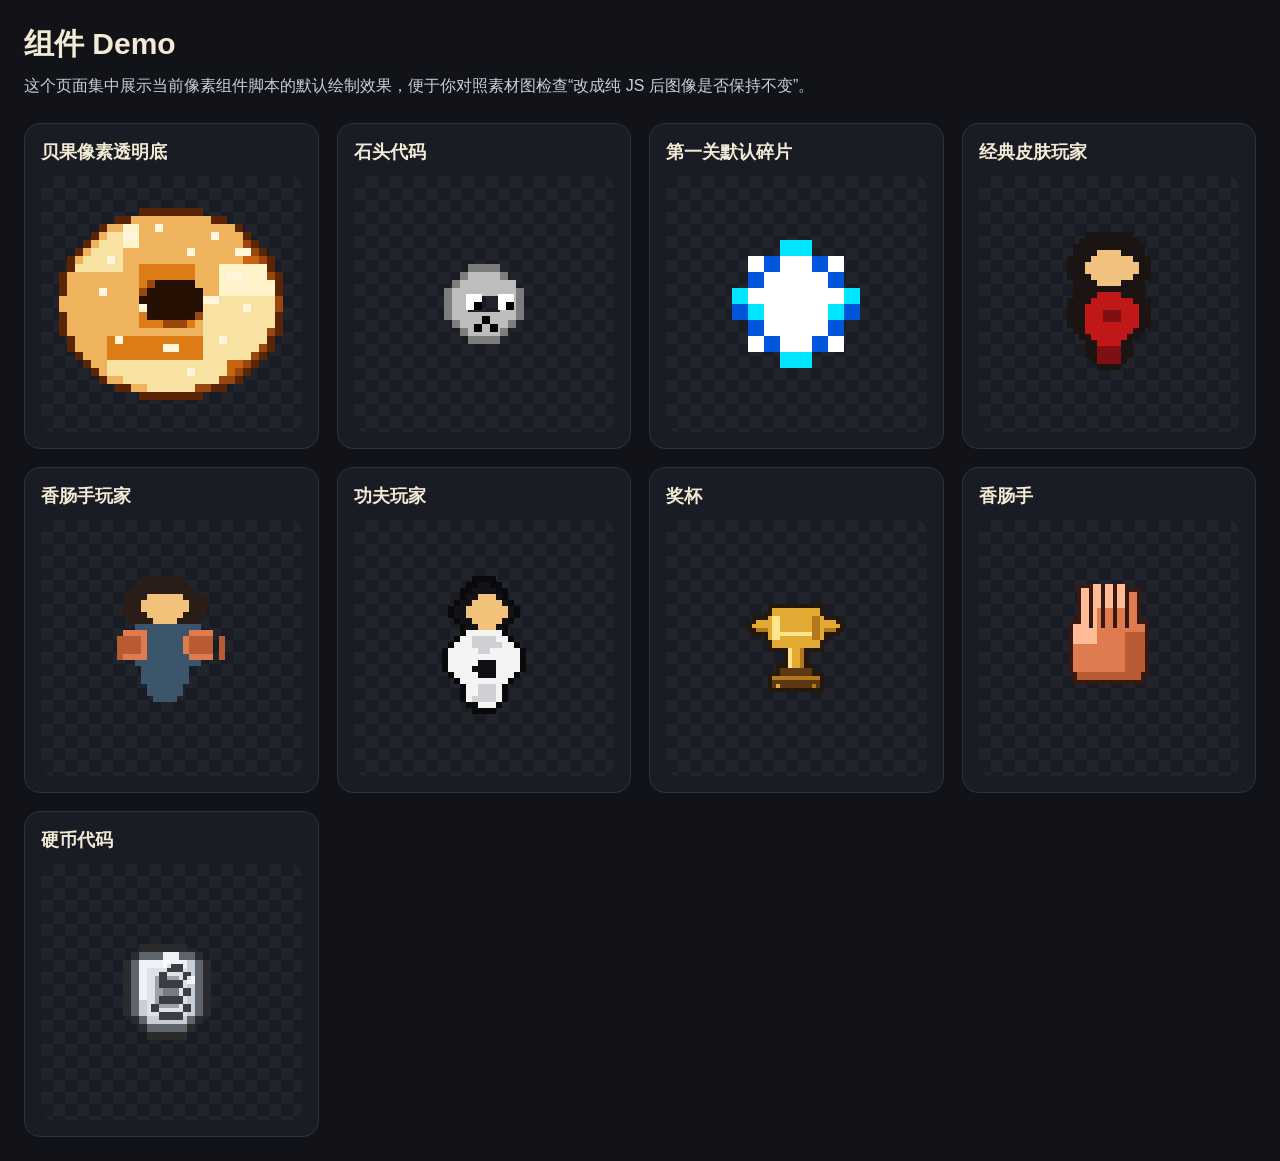
<file: assets/art/components/demo.html>
<!DOCTYPE html>
<html lang="zh-CN">
<head>
  <meta charset="UTF-8">
  <meta name="viewport" content="width=device-width, initial-scale=1.0">
  <title>组件 Demo</title>
  <style>
    * {
      box-sizing: border-box;
    }

    body {
      margin: 0;
      padding: 24px;
      background: #111318;
      color: #f2ead5;
      font-family: Arial, Helvetica, sans-serif;
    }

    h1 {
      margin: 0 0 8px;
      font-size: 30px;
    }

    p {
      margin: 0 0 24px;
      color: #c8cfdb;
      line-height: 1.6;
    }

    .grid {
      display: grid;
      grid-template-columns: repeat(auto-fit, minmax(280px, 1fr));
      gap: 18px;
    }

    .card {
      padding: 16px;
      background: #191c24;
      border: 1px solid #2c3240;
      border-radius: 16px;
    }

    .title {
      margin: 0 0 12px;
      font-size: 18px;
      font-weight: 700;
    }

    .canvas-wrap {
      min-height: 256px;
      display: flex;
      align-items: center;
      justify-content: center;
      background:
        linear-gradient(45deg, rgba(255,255,255,0.04) 25%, transparent 25%),
        linear-gradient(-45deg, rgba(255,255,255,0.04) 25%, transparent 25%),
        linear-gradient(45deg, transparent 75%, rgba(255,255,255,0.04) 75%),
        linear-gradient(-45deg, transparent 75%, rgba(255,255,255,0.04) 75%);
      background-size: 24px 24px;
      background-position: 0 0, 0 12px, 12px -12px, -12px 0;
      border-radius: 12px;
      overflow: hidden;
    }

    canvas {
      image-rendering: pixelated;
      image-rendering: crisp-edges;
      flex: 0 0 auto;
      width: 256px;
      height: 256px;
    }
  </style>
</head>
<body>
  <h1>组件 Demo</h1>
  <p>这个页面集中展示当前像素组件脚本的默认绘制效果，便于你对照素材图检查“改成纯 JS 后图像是否保持不变”。</p>

  <div class="grid">
    <section class="card">
      <div class="title">贝果像素透明底</div>
      <div class="canvas-wrap"><canvas id="bagel-demo-canvas" width="256" height="256"></canvas></div>
    </section>
    <section class="card">
      <div class="title">石头代码</div>
      <div class="canvas-wrap"><canvas id="stone-demo-canvas" width="256" height="256"></canvas></div>
    </section>
    <section class="card">
      <div class="title">第一关默认碎片</div>
      <div class="canvas-wrap"><canvas id="fragment-demo-canvas" width="256" height="256"></canvas></div>
    </section>
    <section class="card">
      <div class="title">经典皮肤玩家</div>
      <div class="canvas-wrap"><canvas id="classic-player-demo-canvas" width="256" height="256"></canvas></div>
    </section>
    <section class="card">
      <div class="title">香肠手玩家</div>
      <div class="canvas-wrap"><canvas id="hotdog-player-demo-canvas" width="256" height="256"></canvas></div>
    </section>
    <section class="card">
      <div class="title">功夫玩家</div>
      <div class="canvas-wrap"><canvas id="kungfu-player-demo-canvas" width="256" height="256"></canvas></div>
    </section>
    <section class="card">
      <div class="title">奖杯</div>
      <div class="canvas-wrap"><canvas id="trophy-demo-canvas" width="256" height="256"></canvas></div>
    </section>
    <section class="card">
      <div class="title">香肠手</div>
      <div class="canvas-wrap"><canvas id="hotdog-hand-demo-canvas" width="256" height="256"></canvas></div>
    </section>
    <section class="card">
      <div class="title">硬币代码</div>
      <div class="canvas-wrap"><canvas id="c" width="256" height="256"></canvas></div>
    </section>
  </div>

  <script src="code/贝果像素透明底.js"></script>
  <script src="code/石头代码.js"></script>
  <script src="code/第一关默认碎片.js"></script>
  <script src="code/经典皮肤玩家.js"></script>
  <script src="code/香肠手玩家.js"></script>
  <script src="code/功夫玩家.js"></script>
  <script src="code/奖杯.js"></script>
  <script src="code/香肠手.js"></script>
  <script src="code/硬币代码.js"></script>
</body>
</html>
</file>
